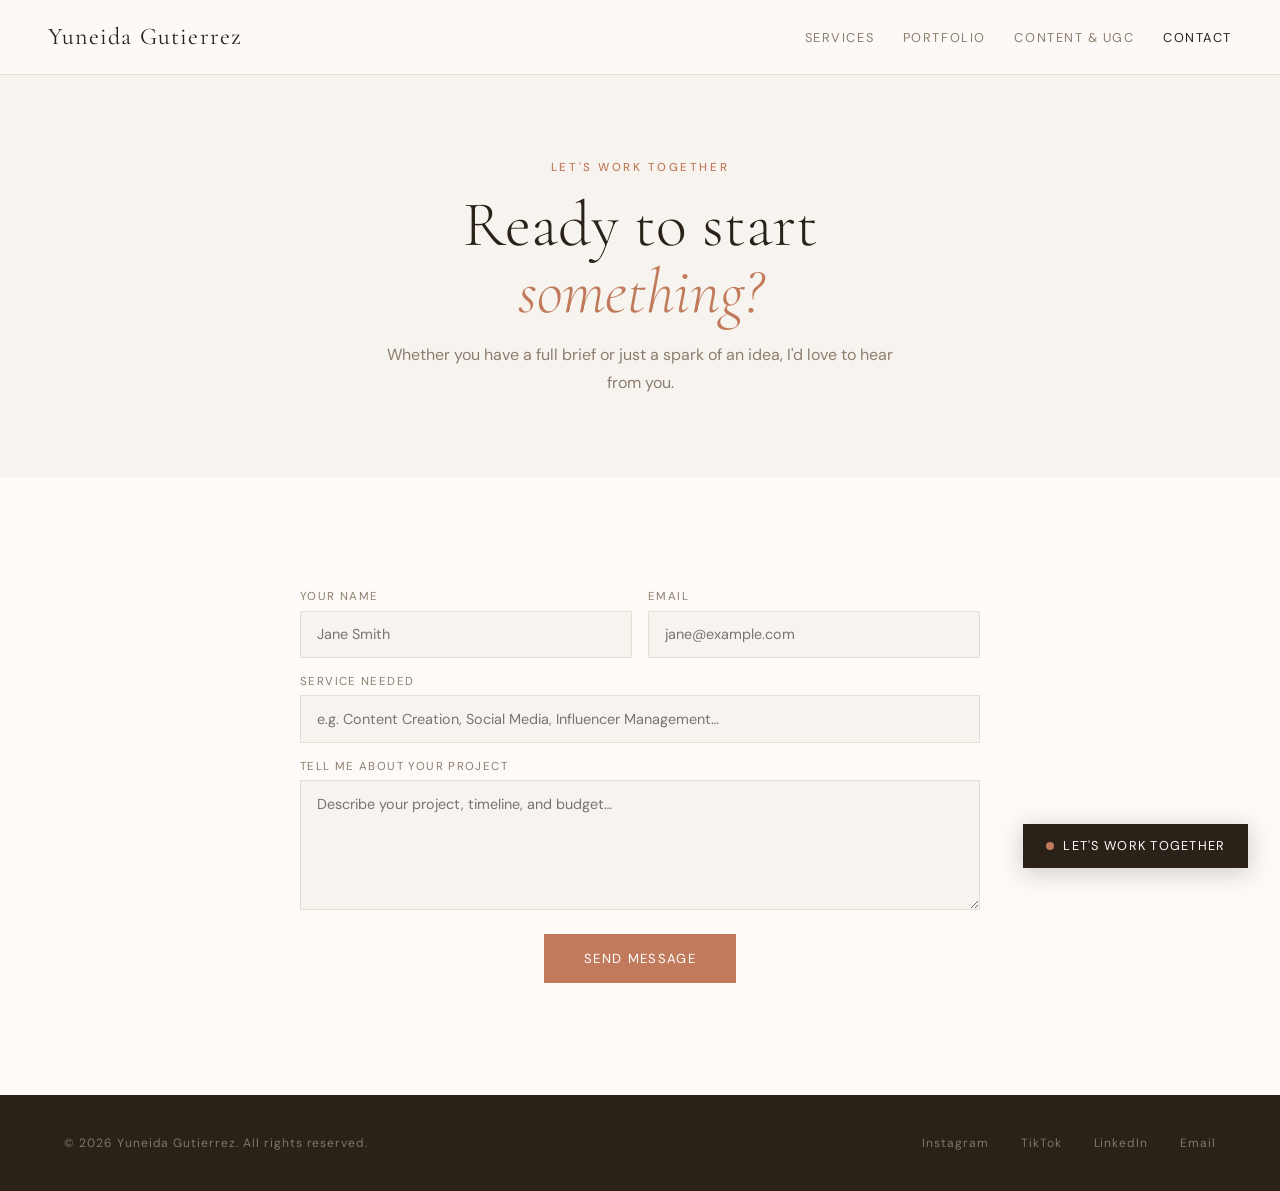
<file: contact.html>
<!DOCTYPE html>
<html lang="en">
<head>
<meta charset="UTF-8" />
<meta name="viewport" content="width=device-width, initial-scale=1.0"/>
<title>Contact | Yuneida Gutierrez</title>
<link rel="stylesheet" href="styles.css" />
</head>
<body>

<nav>
  <a href="index.html" class="nav-logo">Yuneida Gutierrez</a>
  <ul class="nav-links">
    <li><a href="services.html">Services</a></li>
    <li><a href="portfolio.html">Portfolio</a></li>
    <li><a href="ugc.html">Content & UGC</a></li>
    <li><a href="contact.html" class="active">Contact</a></li>
  </ul>
</nav>

<div class="page-hero">
  <span class="section-tag">Let's Work Together</span>
  <h1>Ready to start<br><em>something?</em></h1>
  <p>Whether you have a full brief or just a spark of an idea, I'd love to hear from you.</p>
</div>

<section class="contact reveal">
  <div class="contact-inner">
    <div class="contact-form">
      <div class="form-row">
        <div class="form-group">
          <label class="form-label">Your Name</label>
          <input class="form-input" type="text" placeholder="Jane Smith" />
        </div>
        <div class="form-group">
          <label class="form-label">Email</label>
          <input class="form-input" type="email" placeholder="jane@example.com" />
        </div>
      </div>
      <div class="form-group">
        <label class="form-label">Service Needed</label>
        <input class="form-input" type="text" placeholder="e.g. Content Creation, Social Media, Influencer Management…" />
      </div>
      <div class="form-group">
        <label class="form-label">Tell me about your project</label>
        <textarea class="form-textarea" placeholder="Describe your project, timeline, and budget…"></textarea>
      </div>
      <button class="btn-submit">Send Message</button>
    </div>
  </div>
</section>

<footer>
  <span>© 2026 Yuneida Gutierrez. All rights reserved.</span>
  <div class="footer-socials">
    <a href="https://www.instagram.com/yuneidaguti/" target="_blank">Instagram</a>
    <a href="https://www.tiktok.com/@yuneidaguti" target="_blank">TikTok</a>
    <a href="https://www.linkedin.com/in/yuneidagutierrez/" target="_blank">LinkedIn</a>
    <a href="mailto:yuneida.guti@gmail.com">Email</a>
  </div>
</footer>

<script>
  const reveals = document.querySelectorAll('.reveal');
  const observer = new IntersectionObserver((entries) => {
    entries.forEach(e => { if (e.isIntersecting) e.target.classList.add('visible'); });
  }, { threshold: 0.1 });
  reveals.forEach(r => observer.observe(r));
</script>
<script src="chat-widget.js"></script>
</body>
</html>
</file>
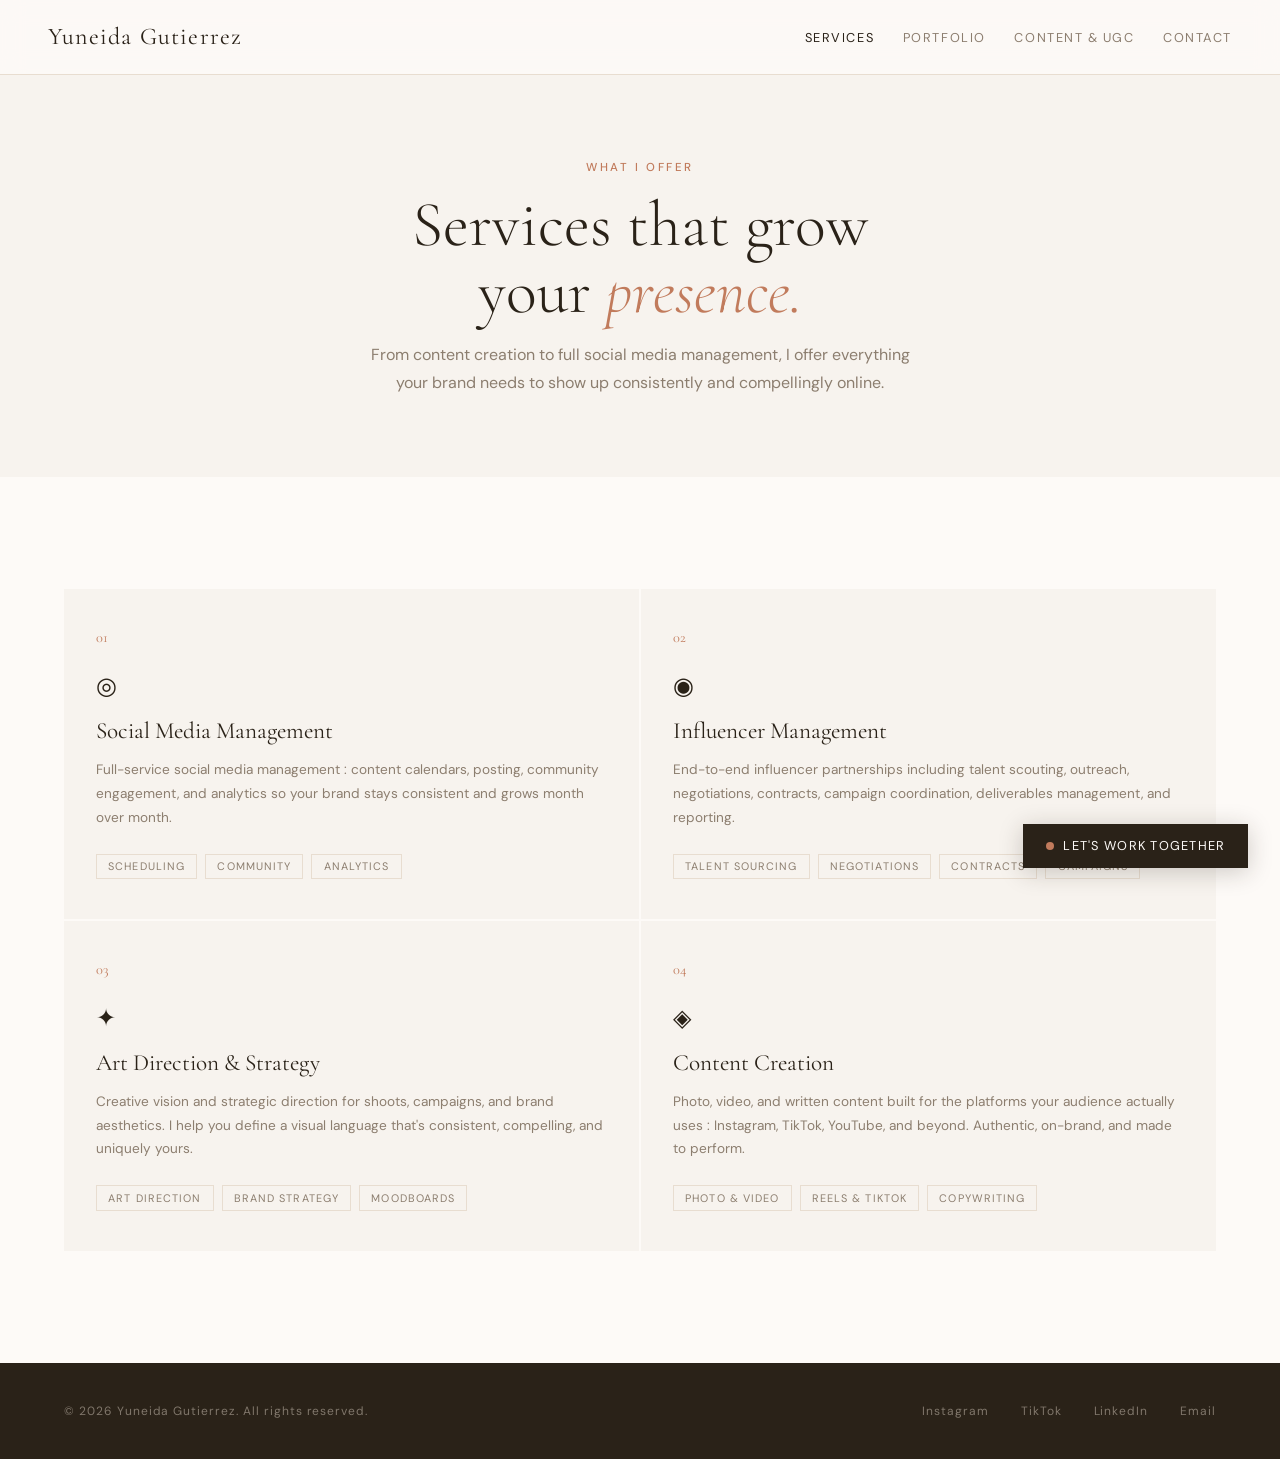
<file: services.html>
<!DOCTYPE html>
<html lang="en">
<head>
<meta charset="UTF-8" />
<meta name="viewport" content="width=device-width, initial-scale=1.0"/>
<title>Services | Yuneida Gutierrez</title>
<link rel="stylesheet" href="styles.css" />
</head>
<body>

<nav>
  <a href="index.html" class="nav-logo">Yuneida Gutierrez</a>
  <ul class="nav-links">
    <li><a href="services.html" class="active">Services</a></li>
    <li><a href="portfolio.html">Portfolio</a></li>
    <li><a href="ugc.html">Content & UGC</a></li>
    <li><a href="contact.html">Contact</a></li>
  </ul>
</nav>

<div class="page-hero">
  <span class="section-tag">What I Offer</span>
  <h1>Services that grow<br>your <em>presence.</em></h1>
  <p>From content creation to full social media management, I offer everything your brand needs to show up consistently and compellingly online.</p>
</div>

<section class="services reveal">
  <div class="services-grid" style="grid-template-columns: repeat(2,1fr);">
    <div class="service-card">
      <div class="service-num">01</div>
      <div class="service-icon">◎</div>
      <div class="service-title">Social Media Management</div>
      <p class="service-desc">Full-service social media management : content calendars, posting, community engagement, and analytics so your brand stays consistent and grows month over month.</p>
      <div class="service-tags">
        <span class="service-tag">Scheduling</span>
        <span class="service-tag">Community</span>
        <span class="service-tag">Analytics</span>
      </div>
    </div>
    <div class="service-card">
      <div class="service-num">02</div>
      <div class="service-icon">◉</div>
      <div class="service-title">Influencer Management</div>
      <p class="service-desc">End-to-end influencer partnerships including talent scouting, outreach, negotiations, contracts, campaign coordination, deliverables management, and reporting.</p>
      <div class="service-tags">
        <span class="service-tag">Talent Sourcing</span>
        <span class="service-tag">Negotiations</span>
        <span class="service-tag">Contracts</span>
        <span class="service-tag">Campaigns</span>
      </div>
    </div>
    <div class="service-card">
      <div class="service-num">03</div>
      <div class="service-icon">✦</div>
      <div class="service-title">Art Direction & Strategy</div>
      <p class="service-desc">Creative vision and strategic direction for shoots, campaigns, and brand aesthetics. I help you define a visual language that's consistent, compelling, and uniquely yours.</p>
      <div class="service-tags">
        <span class="service-tag">Art Direction</span>
        <span class="service-tag">Brand Strategy</span>
        <span class="service-tag">Moodboards</span>
      </div>
    </div>
    <div class="service-card">
      <div class="service-num">04</div>
      <div class="service-icon">◈</div>
      <div class="service-title">Content Creation</div>
      <p class="service-desc">Photo, video, and written content built for the platforms your audience actually uses : Instagram, TikTok, YouTube, and beyond. Authentic, on-brand, and made to perform.</p>
      <div class="service-tags">
        <span class="service-tag">Photo & Video</span>
        <span class="service-tag">Reels & TikTok</span>
        <span class="service-tag">Copywriting</span>
      </div>
    </div>
  </div>
</section>


<footer>
  <span>© 2026 Yuneida Gutierrez. All rights reserved.</span>
  <div class="footer-socials">
    <a href="https://www.instagram.com/yuneidaguti/" target="_blank">Instagram</a>
    <a href="https://www.tiktok.com/@yuneidaguti" target="_blank">TikTok</a>
    <a href="https://www.linkedin.com/in/yuneidagutierrez/" target="_blank">LinkedIn</a>
    <a href="mailto:yuneida.guti@gmail.com">Email</a>
  </div>
</footer>

<script>
  const reveals = document.querySelectorAll('.reveal');
  const observer = new IntersectionObserver((entries) => {
    entries.forEach(e => { if (e.isIntersecting) e.target.classList.add('visible'); });
  }, { threshold: 0.1 });
  reveals.forEach(r => observer.observe(r));
</script>
<script src="chat-widget.js"></script>
</body>
</html>
</file>
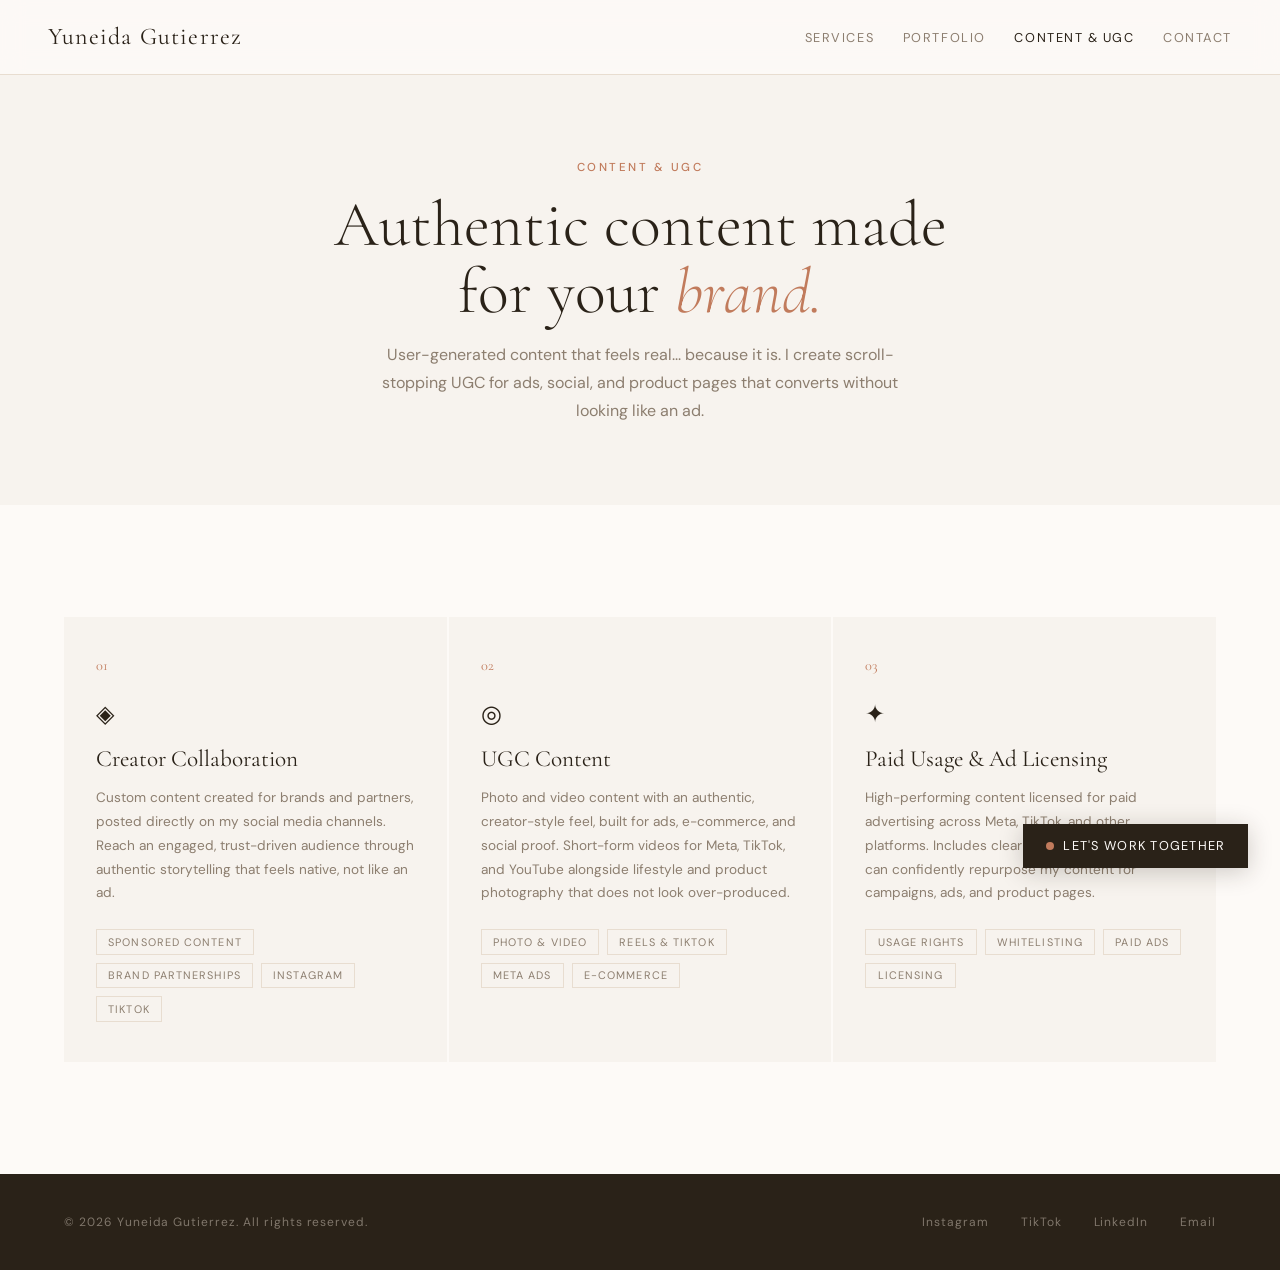
<file: ugc.html>
<!DOCTYPE html>
<html lang="en">
<head>
<meta charset="UTF-8" />
<meta name="viewport" content="width=device-width, initial-scale=1.0"/>
<title>Content & UGC | Yuneida Gutierrez</title>
<link rel="stylesheet" href="styles.css" />
</head>
<body>

<nav>
  <a href="index.html" class="nav-logo">Yuneida Gutierrez</a>
  <ul class="nav-links">
    <li><a href="services.html">Services</a></li>
    <li><a href="portfolio.html">Portfolio</a></li>
    <li><a href="ugc.html" class="active">Content & UGC</a></li>
    <li><a href="contact.html">Contact</a></li>
  </ul>
</nav>

<div class="page-hero">
  <span class="section-tag">Content & UGC</span>
  <h1>Authentic content made<br>for your <em>brand.</em></h1>
  <p>User-generated content that feels real... because it is. I create scroll-stopping UGC for ads, social, and product pages that converts without looking like an ad.</p>
</div>

<section class="services reveal">
  <div class="services-grid" style="grid-template-columns: repeat(3,1fr);">
    <div class="service-card">
      <div class="service-num">01</div>
      <div class="service-icon">◈</div>
      <div class="service-title">Creator Collaboration</div>
      <p class="service-desc">Custom content created for brands and partners, posted directly on my social media channels. Reach an engaged, trust-driven audience through authentic storytelling that feels native, not like an ad.</p>
      <div class="service-tags">
        <span class="service-tag">Sponsored Content</span>
        <span class="service-tag">Brand Partnerships</span>
        <span class="service-tag">Instagram</span>
        <span class="service-tag">TikTok</span>
      </div>
    </div>
    <div class="service-card">
      <div class="service-num">02</div>
      <div class="service-icon">◎</div>
      <div class="service-title">UGC Content</div>
      <p class="service-desc">Photo and video content with an authentic, creator-style feel, built for ads, e-commerce, and social proof. Short-form videos for Meta, TikTok, and YouTube alongside lifestyle and product photography that does not look over-produced.</p>
      <div class="service-tags">
        <span class="service-tag">Photo & Video</span>
        <span class="service-tag">Reels & TikTok</span>
        <span class="service-tag">Meta Ads</span>
        <span class="service-tag">E-commerce</span>
      </div>
    </div>
    <div class="service-card">
      <div class="service-num">03</div>
      <div class="service-icon">✦</div>
      <div class="service-title">Paid Usage & Ad Licensing</div>
      <p class="service-desc">High-performing content licensed for paid advertising across Meta, TikTok, and other platforms. Includes clear usage terms so brands can confidently repurpose my content for campaigns, ads, and product pages.</p>
      <div class="service-tags">
        <span class="service-tag">Usage Rights</span>
        <span class="service-tag">Whitelisting</span>
        <span class="service-tag">Paid Ads</span>
        <span class="service-tag">Licensing</span>
      </div>
    </div>
  </div>
</section>


<footer>
  <span>© 2026 Yuneida Gutierrez. All rights reserved.</span>
  <div class="footer-socials">
    <a href="https://www.instagram.com/yuneidaguti/" target="_blank">Instagram</a>
    <a href="https://www.tiktok.com/@yuneidaguti" target="_blank">TikTok</a>
    <a href="https://www.linkedin.com/in/yuneidagutierrez/" target="_blank">LinkedIn</a>
    <a href="mailto:yuneida.guti@gmail.com">Email</a>
  </div>
</footer>

<script>
  const reveals = document.querySelectorAll('.reveal');
  const observer = new IntersectionObserver((entries) => {
    entries.forEach(e => { if (e.isIntersecting) e.target.classList.add('visible'); });
  }, { threshold: 0.1 });
  reveals.forEach(r => observer.observe(r));
</script>
<script src="chat-widget.js"></script>
</body>
</html>
</file>
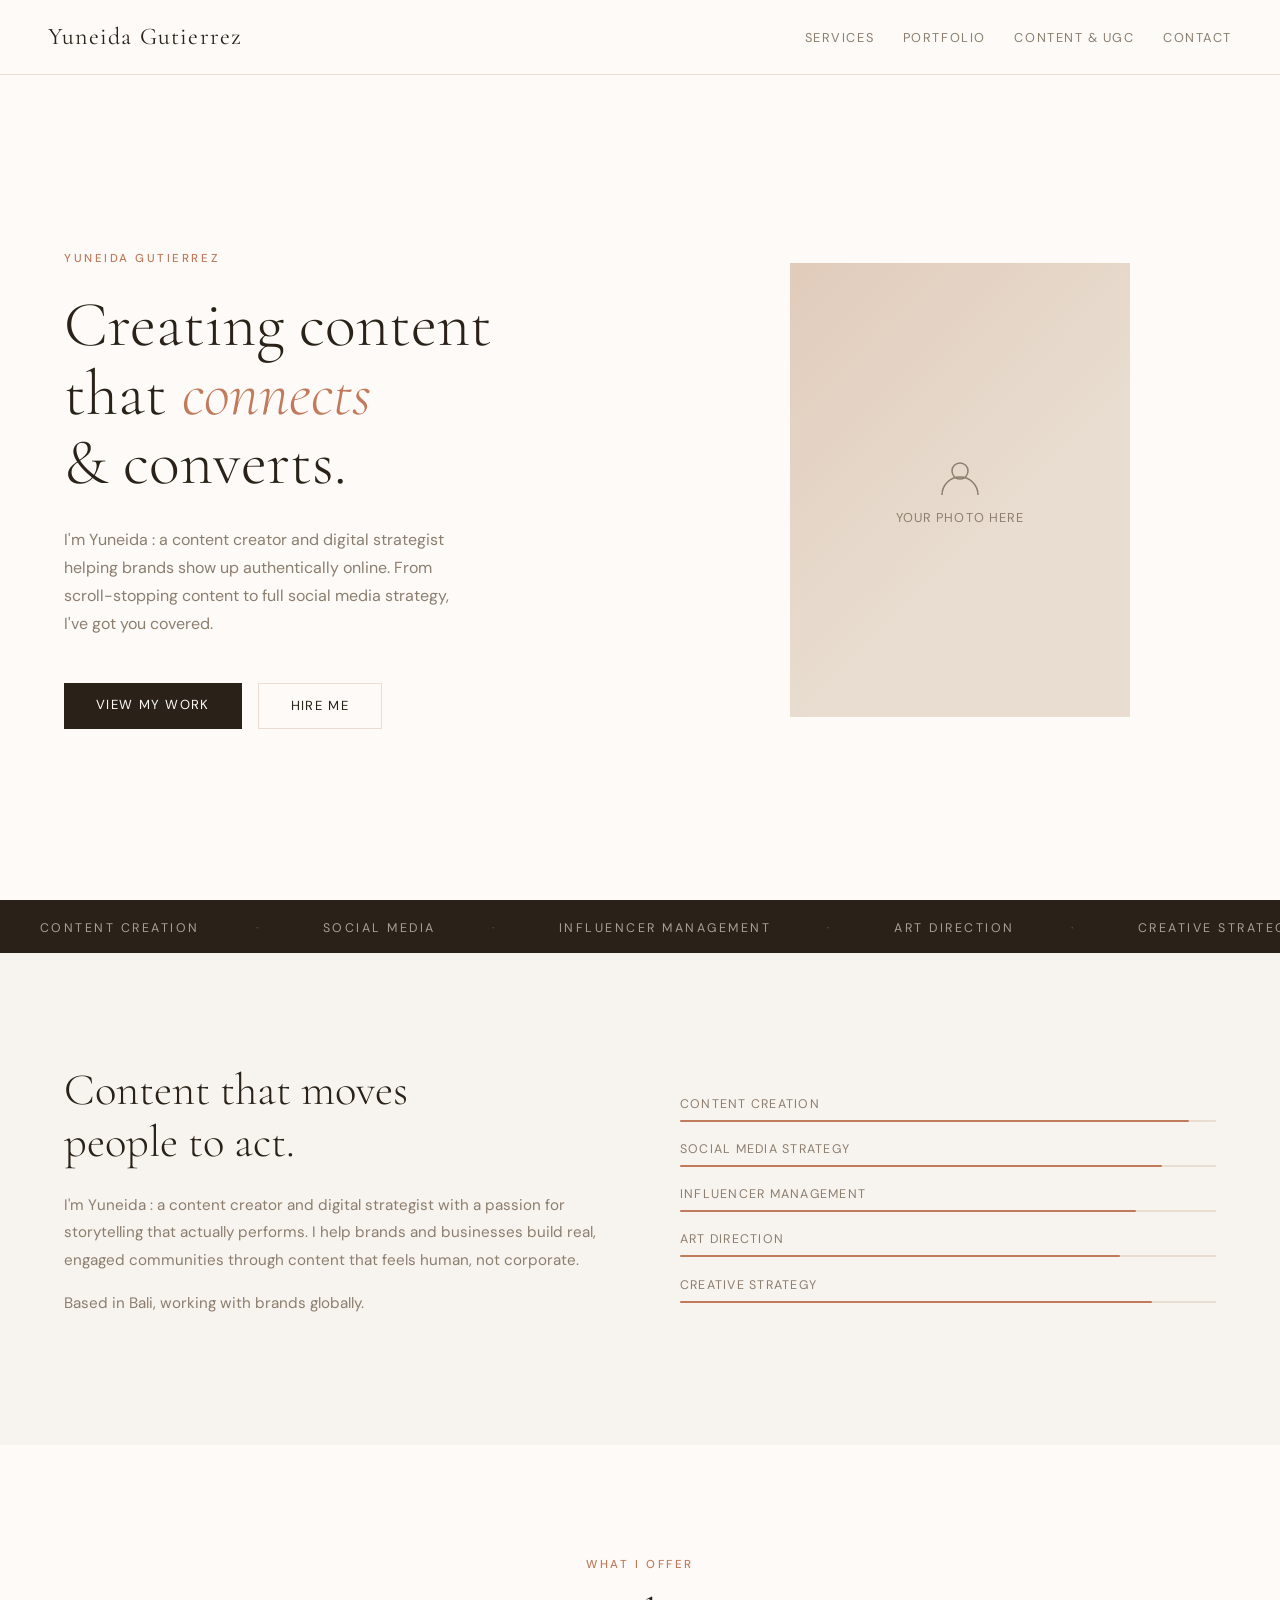
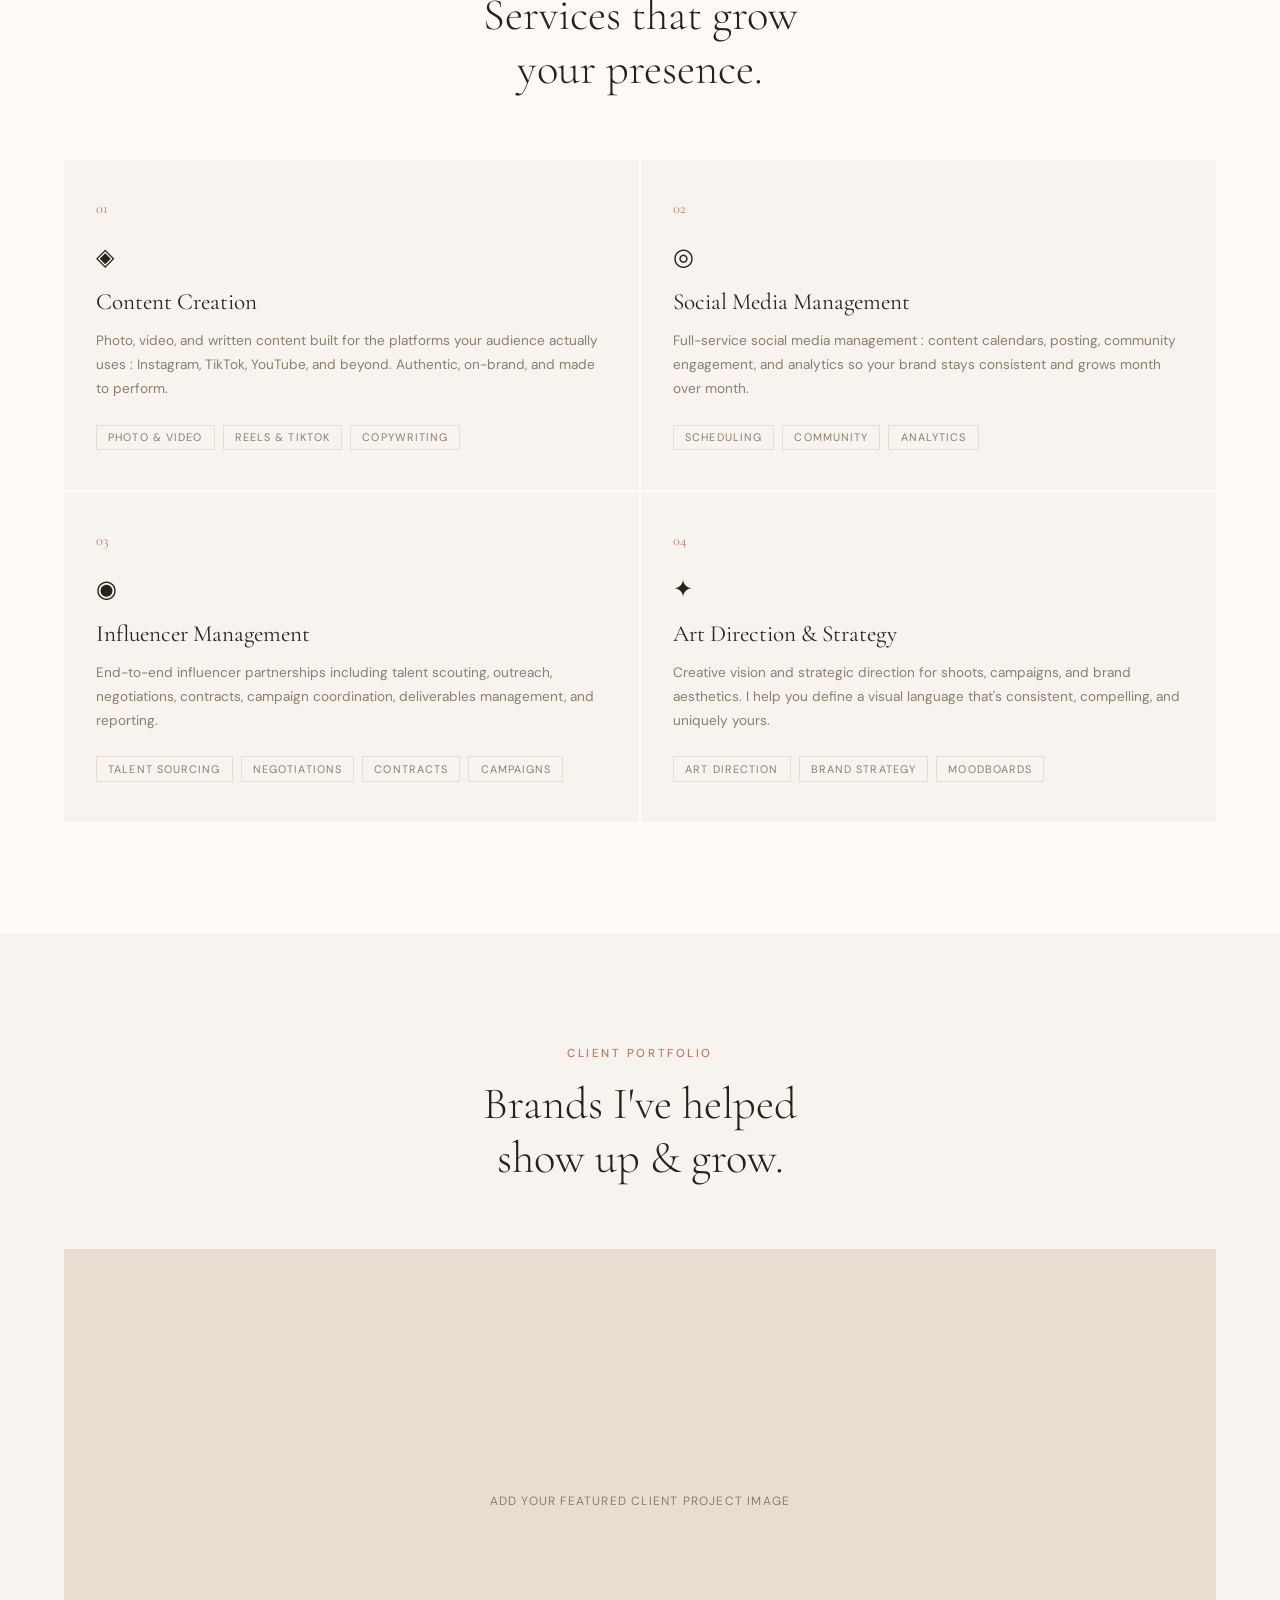
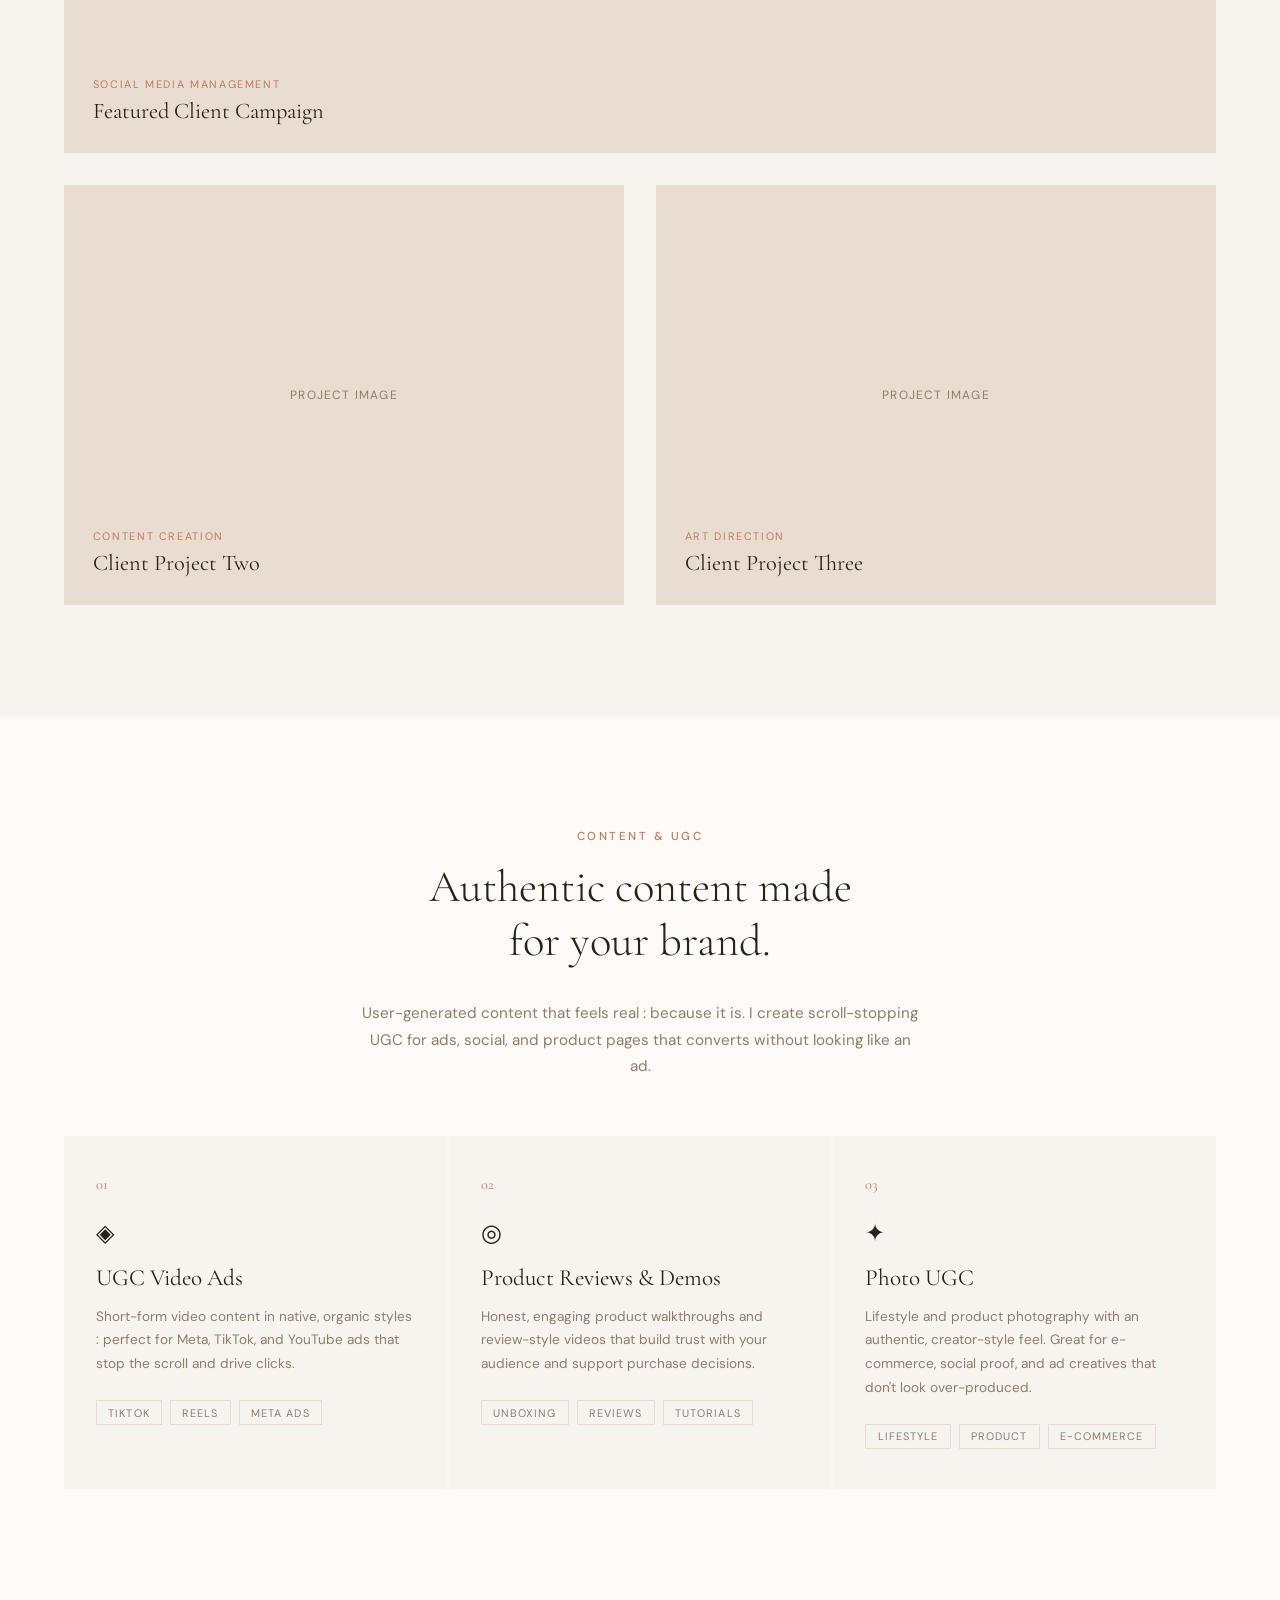
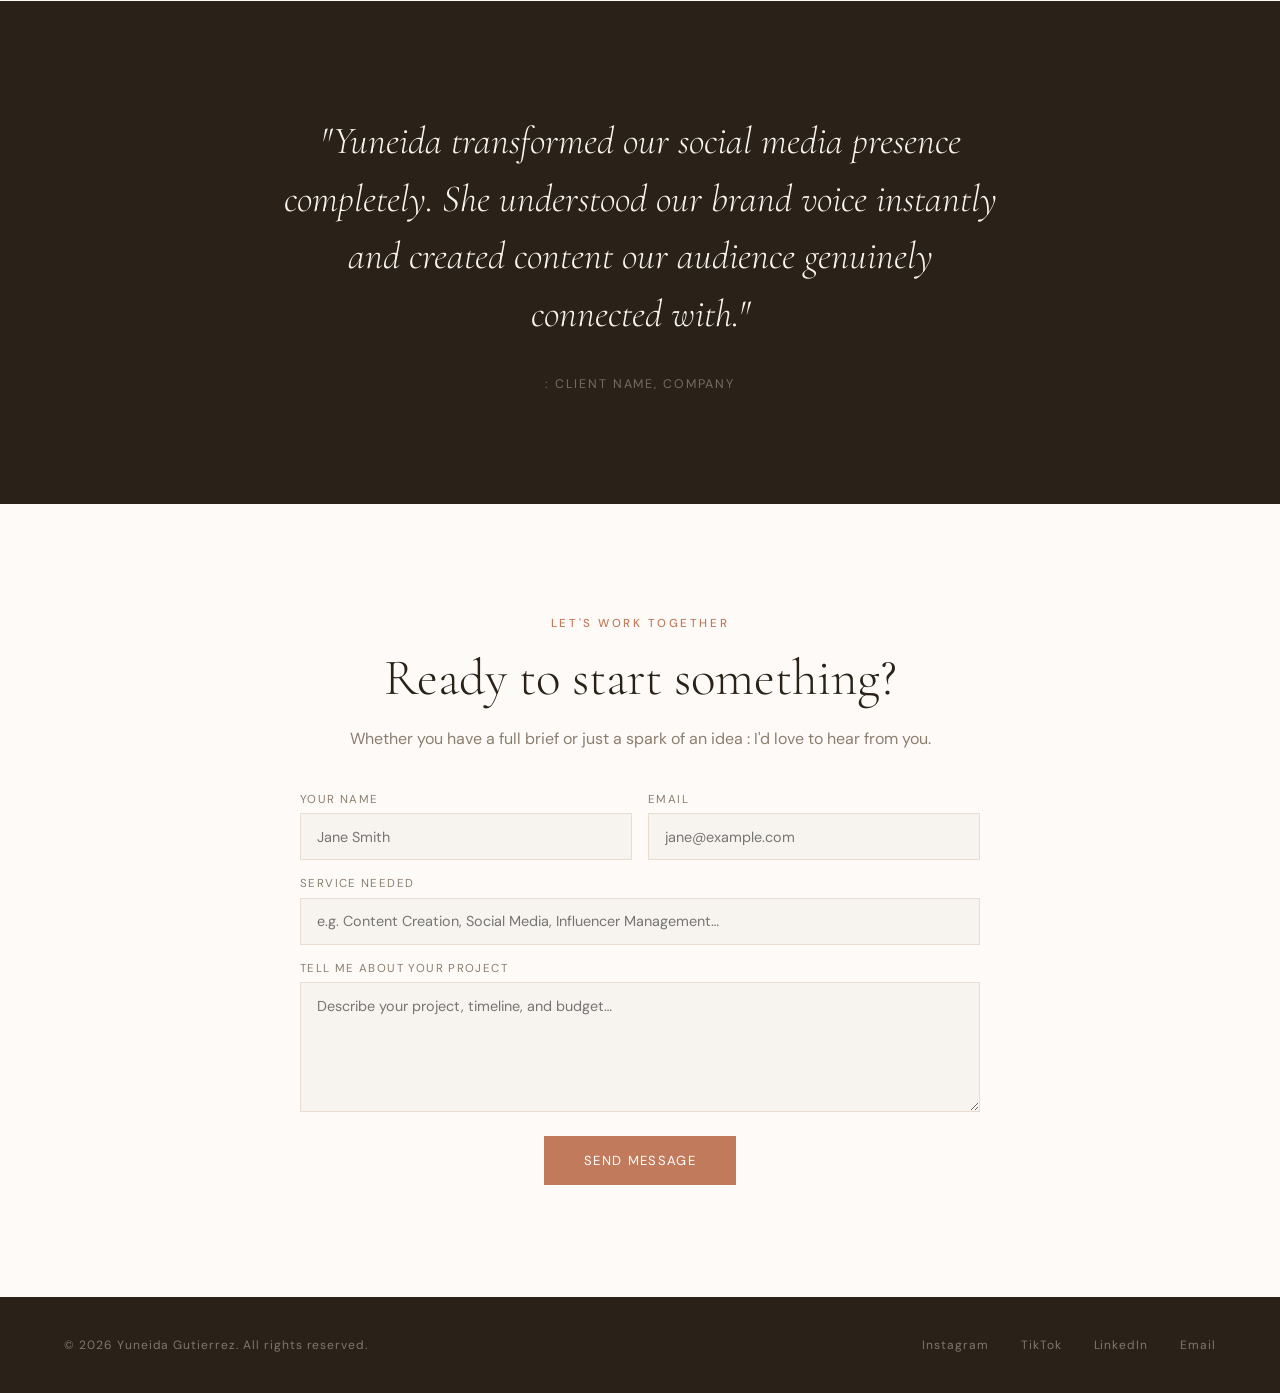
<file: yuneida-portfolio (2).html>
<!DOCTYPE html>
<html lang="en">
<head>
<meta charset="UTF-8" />
<meta name="viewport" content="width=device-width, initial-scale=1.0"/>
<title>Yuneida : Content Creator & Digital Strategist</title>
<style>
  @import url('https://fonts.googleapis.com/css2?family=Cormorant+Garamond:ital,wght@0,300;0,400;0,500;1,300;1,400&family=DM+Sans:wght@300;400;500&display=swap');

  *, *::before, *::after { box-sizing: border-box; margin: 0; padding: 0; }

  :root {
    --cream: #F7F3EE;
    --warm-white: #FDFAF7;
    --sand: #E8DDD0;
    --terracotta: #C17B5C;
    --dark: #2A2218;
    --muted: #8C7E6F;
    --accent: #B85C38;
  }

  html { scroll-behavior: smooth; }

  body {
    font-family: 'DM Sans', sans-serif;
    background: var(--warm-white);
    color: var(--dark);
    overflow-x: hidden;
  }

  /* NAV */
  nav {
    position: fixed; top: 0; left: 0; right: 0; z-index: 100;
    display: flex; justify-content: space-between; align-items: center;
    padding: 1.4rem 3rem;
    background: rgba(253,250,247,0.88);
    backdrop-filter: blur(12px);
    border-bottom: 1px solid var(--sand);
  }
  .nav-logo {
    font-family: 'Cormorant Garamond', serif;
    font-size: 1.5rem; font-weight: 400; letter-spacing: 0.05em;
    color: var(--dark); text-decoration: none;
  }
  .nav-links { display: flex; gap: 1.8rem; list-style: none; }
  .nav-links a {
    font-size: 0.8rem; font-weight: 400; letter-spacing: 0.12em;
    text-transform: uppercase; color: var(--muted); text-decoration: none;
    transition: color 0.2s;
  }
  .nav-links a:hover { color: var(--dark); }

  /* HERO */
  .hero {
    min-height: 100vh;
    display: grid; grid-template-columns: 1fr 1fr;
    padding-top: 80px;
    position: relative; overflow: hidden;
  }
  .hero-left {
    display: flex; flex-direction: column; justify-content: center;
    padding: 5rem 3rem 5rem 4rem;
    animation: fadeUp 1s ease both;
  }
  .hero-tag {
    font-size: 0.72rem; letter-spacing: 0.22em; text-transform: uppercase;
    color: var(--terracotta); margin-bottom: 1.5rem; font-weight: 500;
  }
  h1 {
    font-family: 'Cormorant Garamond', serif;
    font-size: clamp(3rem, 5vw, 5rem);
    font-weight: 300; line-height: 1.08;
    color: var(--dark); margin-bottom: 1.8rem;
  }
  h1 em { font-style: italic; color: var(--terracotta); }
  .hero-desc {
    font-size: 1rem; line-height: 1.75; color: var(--muted);
    max-width: 400px; margin-bottom: 2.8rem;
  }
  .btn-group { display: flex; gap: 1rem; flex-wrap: wrap; }
  .btn-primary {
    background: var(--dark); color: var(--warm-white);
    padding: 0.85rem 2rem; border: none; cursor: pointer;
    font-family: 'DM Sans', sans-serif; font-size: 0.82rem;
    letter-spacing: 0.1em; text-transform: uppercase;
    text-decoration: none; display: inline-block;
    transition: background 0.2s, transform 0.2s;
  }
  .btn-primary:hover { background: var(--accent); transform: translateY(-2px); }
  .btn-outline {
    background: transparent; color: var(--dark);
    padding: 0.85rem 2rem; border: 1.5px solid var(--sand); cursor: pointer;
    font-family: 'DM Sans', sans-serif; font-size: 0.82rem;
    letter-spacing: 0.1em; text-transform: uppercase;
    text-decoration: none; display: inline-block;
    transition: border-color 0.2s, color 0.2s;
  }
  .btn-outline:hover { border-color: var(--dark); }

  .hero-right {
    display: flex; align-items: center; justify-content: center;
    padding: 5rem 3rem; position: relative;
    animation: fadeIn 1.2s ease both 0.2s;
  }
  .hero-img-frame {
    width: min(340px, 90%); aspect-ratio: 3/4;
    background: var(--sand);
    position: relative; overflow: hidden;
  }
  .hero-img-frame::before {
    content: '';
    position: absolute; inset: 0;
    background: linear-gradient(135deg, rgba(193,123,92,0.18) 0%, transparent 60%);
  }
  .hero-img-placeholder {
    width: 100%; height: 100%;
    display: flex; flex-direction: column; align-items: center; justify-content: center;
    gap: 0.5rem; color: var(--muted); font-size: 0.8rem; letter-spacing: 0.08em;
    text-transform: uppercase;
  }
  .hero-float-tag {
    position: absolute; bottom: 6rem; left: 1.5rem;
    background: var(--warm-white); border: 1px solid var(--sand);
    padding: 0.8rem 1.2rem;
    font-size: 0.75rem; color: var(--muted); letter-spacing: 0.06em;
  }
  .hero-float-tag strong { display: block; color: var(--dark); font-size: 1rem; font-family: 'Cormorant Garamond', serif; }

  /* MARQUEE */
  .marquee-wrap {
    background: var(--dark); color: var(--cream);
    padding: 1rem 0; overflow: hidden; white-space: nowrap;
  }
  .marquee-inner {
    display: inline-block; animation: marquee 22s linear infinite;
    font-size: 0.78rem; letter-spacing: 0.2em; text-transform: uppercase;
  }
  .marquee-inner span { margin: 0 2.5rem; opacity: 0.6; }
  .marquee-inner span.dot { opacity: 0.25; margin: 0 1rem; }

  /* ABOUT */
  .about {
    display: grid; grid-template-columns: 1fr 1fr;
    gap: 5rem; padding: 7rem 4rem;
    align-items: center;
    background: var(--cream);
  }
  .about-text h2 {
    font-family: 'Cormorant Garamond', serif;
    font-size: clamp(2.2rem, 3.5vw, 3.2rem); font-weight: 300;
    line-height: 1.15; margin-bottom: 1.5rem;
  }
  .about-text p { color: var(--muted); line-height: 1.8; margin-bottom: 1rem; font-size: 0.95rem; }
  .stats { display: flex; gap: 3rem; margin-top: 2.5rem; }
  .stat-num {
    font-family: 'Cormorant Garamond', serif;
    font-size: 3rem; font-weight: 300; color: var(--terracotta); line-height: 1;
  }
  .stat-label { font-size: 0.72rem; letter-spacing: 0.12em; text-transform: uppercase; color: var(--muted); margin-top: 0.3rem; }
  .about-skills { display: flex; flex-direction: column; gap: 1.2rem; }
  .skill-item { display: flex; flex-direction: column; gap: 0.5rem; }
  .skill-name { font-size: 0.78rem; letter-spacing: 0.1em; text-transform: uppercase; color: var(--muted); }
  .skill-bar { height: 2px; background: var(--sand); border-radius: 2px; }
  .skill-fill { height: 100%; background: var(--terracotta); border-radius: 2px; transition: width 1.2s ease; }

  /* SERVICES */
  .services { padding: 7rem 4rem; background: var(--warm-white); }
  .section-header { text-align: center; margin-bottom: 4rem; }
  .section-tag {
    font-size: 0.72rem; letter-spacing: 0.22em; text-transform: uppercase;
    color: var(--terracotta); margin-bottom: 1rem; font-weight: 500; display: block;
  }
  .section-header h2 {
    font-family: 'Cormorant Garamond', serif;
    font-size: clamp(2rem, 3.5vw, 3rem); font-weight: 300;
  }
  .services-grid { display: grid; grid-template-columns: repeat(3, 1fr); gap: 2px; }
  .service-card {
    background: var(--cream); padding: 2.5rem 2rem;
    transition: background 0.28s, transform 0.28s, color 0.28s;
    cursor: default;
  }
  .service-card:hover { background: var(--dark); color: var(--cream); transform: translateY(-5px); }
  .service-card:hover .service-desc,
  .service-card:hover .service-num { color: rgba(253,250,247,0.5); }
  .service-card:hover .service-tag { border-color: rgba(255,255,255,0.2); color: rgba(255,255,255,0.5); }
  .service-num {
    font-family: 'Cormorant Garamond', serif; font-size: 0.9rem;
    color: var(--terracotta); margin-bottom: 1.5rem; transition: color 0.28s;
  }
  .service-icon { font-size: 1.5rem; margin-bottom: 1rem; }
  .service-title {
    font-family: 'Cormorant Garamond', serif; font-size: 1.45rem;
    font-weight: 400; margin-bottom: 0.8rem;
  }
  .service-desc {
    font-size: 0.85rem; line-height: 1.75; color: var(--muted); transition: color 0.28s;
  }
  .service-tags { display: flex; flex-wrap: wrap; gap: 0.5rem; margin-top: 1.5rem; }
  .service-tag {
    font-size: 0.68rem; letter-spacing: 0.1em; text-transform: uppercase;
    padding: 0.3rem 0.7rem; border: 1px solid var(--sand);
    color: var(--muted); transition: border-color 0.28s, color 0.28s;
  }

  /* WORK */
  .work { padding: 7rem 4rem; background: var(--cream); }
  .work-grid { display: grid; grid-template-columns: 1fr 1fr; gap: 2rem; margin-top: 4rem; }
  .work-card {
    position: relative; overflow: hidden; cursor: pointer;
    background: var(--sand); aspect-ratio: 4/3;
    display: flex; flex-direction: column; justify-content: flex-end;
    padding: 1.8rem; transition: transform 0.3s;
  }
  .work-card:hover { transform: scale(1.01); }
  .work-card:hover .work-overlay { opacity: 1; }
  .work-overlay {
    position: absolute; inset: 0;
    background: rgba(42,34,24,0.65);
    opacity: 0; transition: opacity 0.3s;
    display: flex; align-items: center; justify-content: center;
  }
  .work-overlay-text {
    color: var(--cream); font-size: 0.75rem; letter-spacing: 0.18em;
    text-transform: uppercase; border: 1px solid rgba(255,255,255,0.4);
    padding: 0.7rem 1.5rem;
  }
  .work-label { position: relative; z-index: 2; }
  .work-category { font-size: 0.68rem; letter-spacing: 0.15em; text-transform: uppercase; color: var(--terracotta); margin-bottom: 0.4rem; }
  .work-title { font-family: 'Cormorant Garamond', serif; font-size: 1.4rem; color: var(--dark); }
  .work-card.featured { grid-column: span 2; aspect-ratio: 16/7; }
  .work-placeholder {
    position: absolute; inset: 0;
    display: flex; align-items: center; justify-content: center;
    font-size: 0.75rem; letter-spacing: 0.1em; color: var(--muted); text-transform: uppercase;
  }

  /* TESTIMONIAL */
  .testimonial {
    padding: 7rem 4rem; background: var(--dark); text-align: center;
  }
  .quote {
    font-family: 'Cormorant Garamond', serif;
    font-size: clamp(1.6rem, 3vw, 2.5rem); font-weight: 300;
    color: var(--cream); line-height: 1.5; max-width: 720px;
    margin: 0 auto; font-style: italic;
  }
  .quote-author { margin-top: 2rem; font-size: 0.78rem; letter-spacing: 0.15em; text-transform: uppercase; color: rgba(232,221,208,0.4); }

  /* CONTACT */
  .contact { padding: 7rem 4rem; background: var(--warm-white); }
  .contact-inner { max-width: 680px; margin: 0 auto; text-align: center; }
  .contact-inner h2 {
    font-family: 'Cormorant Garamond', serif;
    font-size: clamp(2.5rem, 4vw, 4rem); font-weight: 300; margin-bottom: 1rem;
  }
  .contact-inner > p { color: var(--muted); margin-bottom: 2.5rem; line-height: 1.7; }
  .contact-form { display: flex; flex-direction: column; gap: 1rem; text-align: left; }
  .form-row { display: grid; grid-template-columns: 1fr 1fr; gap: 1rem; }
  .form-group { display: flex; flex-direction: column; gap: 0.4rem; }
  .form-label { font-size: 0.72rem; letter-spacing: 0.12em; text-transform: uppercase; color: var(--muted); }
  .form-input, .form-textarea {
    background: var(--cream); border: 1.5px solid var(--sand);
    padding: 0.85rem 1rem; font-family: 'DM Sans', sans-serif;
    font-size: 0.9rem; color: var(--dark); outline: none;
    transition: border-color 0.2s; width: 100%;
  }
  .form-input:focus, .form-textarea:focus { border-color: var(--terracotta); }
  .form-textarea { min-height: 130px; resize: vertical; }
  .btn-submit {
    background: var(--terracotta); color: white;
    padding: 1rem 2.5rem; border: none; cursor: pointer;
    font-family: 'DM Sans', sans-serif; font-size: 0.82rem;
    letter-spacing: 0.1em; text-transform: uppercase;
    align-self: center; transition: background 0.2s, transform 0.2s;
    margin-top: 0.5rem;
  }
  .btn-submit:hover { background: var(--accent); transform: translateY(-2px); }

  /* FOOTER */
  footer {
    background: var(--dark); color: rgba(232,221,208,0.45);
    padding: 2.5rem 4rem;
    display: flex; justify-content: space-between; align-items: center;
    font-size: 0.75rem; letter-spacing: 0.08em;
  }
  footer a { color: rgba(232,221,208,0.45); text-decoration: none; transition: color 0.2s; }
  footer a:hover { color: var(--cream); }
  .footer-socials { display: flex; gap: 2rem; }

  /* ANIMATIONS */
  @keyframes fadeUp {
    from { opacity: 0; transform: translateY(30px); }
    to { opacity: 1; transform: translateY(0); }
  }
  @keyframes fadeIn {
    from { opacity: 0; } to { opacity: 1; }
  }
  @keyframes marquee {
    from { transform: translateX(0); } to { transform: translateX(-50%); }
  }

  .reveal { opacity: 0; transform: translateY(24px); transition: opacity 0.7s ease, transform 0.7s ease; }
  .reveal.visible { opacity: 1; transform: translateY(0); }

  @media (max-width: 768px) {
    nav { padding: 1rem 1.5rem; }
    .nav-links { gap: 1.2rem; }
    .hero { grid-template-columns: 1fr; min-height: auto; padding-top: 70px; }
    .hero-right { display: none; }
    .hero-left { padding: 3rem 1.5rem; }
    .about { grid-template-columns: 1fr; gap: 2.5rem; padding: 4rem 1.5rem; }
    .services { padding: 4rem 1.5rem; }
    .services-grid { grid-template-columns: 1fr; }
    .work { padding: 4rem 1.5rem; }
    .work-grid { grid-template-columns: 1fr; }
    .work-card.featured { grid-column: span 1; aspect-ratio: 4/3; }
    .contact { padding: 4rem 1.5rem; }
    .form-row { grid-template-columns: 1fr; }
    footer { flex-direction: column; gap: 1rem; text-align: center; padding: 2rem 1.5rem; }
  }
</style>
</head>
<body>

<!-- NAV -->
<nav>
  <a href="#" class="nav-logo">Yuneida Gutierrez</a>
  <ul class="nav-links">
    <li><a href="#services">Services</a></li>
    <li><a href="#client-portfolio">Portfolio</a></li>
    <li><a href="#ugc-services">Content & UGC</a></li>
    <li><a href="#contact">Contact</a></li>
  </ul>
</nav>

<!-- HERO -->
<section class="hero">
  <div class="hero-left">
    <p class="hero-tag">Yuneida Gutierrez</p>
    <h1>Creating content<br>that <em>connects</em><br>&amp; converts.</h1>
    <p class="hero-desc">I'm Yuneida : a content creator and digital strategist helping brands show up authentically online. From scroll-stopping content to full social media strategy, I've got you covered.</p>
    <div class="btn-group">
      <a href="#work" class="btn-primary">View My Work</a>
      <a href="#contact" class="btn-outline">Hire Me</a>
    </div>
  </div>
  <div class="hero-right">
    <div class="hero-img-frame">
      <div class="hero-img-placeholder">
        <!-- Replace this div with an <img> tag pointing to your photo -->
        <svg width="48" height="48" viewBox="0 0 48 48" fill="none" xmlns="http://www.w3.org/2000/svg">
          <circle cx="24" cy="18" r="8" stroke="#8C7E6F" stroke-width="1.5"/>
          <path d="M6 42c0-9.941 8.059-18 18-18s18 8.059 18 18" stroke="#8C7E6F" stroke-width="1.5"/>
        </svg>
        <span>Your Photo Here</span>
      </div>
    </div>

  </div>
</section>

<!-- MARQUEE -->
<div class="marquee-wrap">
  <div class="marquee-inner">
    <span>Content Creation</span><span class="dot">·</span>
    <span>Social Media</span><span class="dot">·</span>
    <span>Influencer Management</span><span class="dot">·</span>
    <span>Art Direction</span><span class="dot">·</span>
    <span>Creative Strategy</span><span class="dot">·</span>
    <span>Brand Storytelling</span><span class="dot">·</span>
    <span>Content Creation</span><span class="dot">·</span>
    <span>Social Media</span><span class="dot">·</span>
    <span>Influencer Management</span><span class="dot">·</span>
    <span>Art Direction</span><span class="dot">·</span>
    <span>Creative Strategy</span><span class="dot">·</span>
    <span>Brand Storytelling</span><span class="dot">·</span>
  </div>
</div>

<!-- ABOUT -->
<section class="about reveal" id="about">
  <div class="about-text">
    <h2>Content that moves<br>people to act.</h2>
    <p>I'm Yuneida : a content creator and digital strategist with a passion for storytelling that actually performs. I help brands and businesses build real, engaged communities through content that feels human, not corporate.</p>
    <p>Based in Bali, working with brands globally.</p>
  </div>
  <div class="about-skills">
    <div class="skill-item">
      <span class="skill-name">Content Creation</span>
      <div class="skill-bar"><div class="skill-fill" style="width:95%"></div></div>
    </div>
    <div class="skill-item">
      <span class="skill-name">Social Media Strategy</span>
      <div class="skill-bar"><div class="skill-fill" style="width:90%"></div></div>
    </div>
    <div class="skill-item">
      <span class="skill-name">Influencer Management</span>
      <div class="skill-bar"><div class="skill-fill" style="width:85%"></div></div>
    </div>
    <div class="skill-item">
      <span class="skill-name">Art Direction</span>
      <div class="skill-bar"><div class="skill-fill" style="width:82%"></div></div>
    </div>
    <div class="skill-item">
      <span class="skill-name">Creative Strategy</span>
      <div class="skill-bar"><div class="skill-fill" style="width:88%"></div></div>
    </div>
  </div>
</section>

<!-- SERVICES -->
<section class="services reveal" id="services">
  <div class="section-header">
    <span class="section-tag">What I Offer</span>
    <h2>Services that grow<br>your presence.</h2>
  </div>
  <div class="services-grid" style="grid-template-columns: repeat(2,1fr);">
    <div class="service-card">
      <div class="service-num">01</div>
      <div class="service-icon">◈</div>
      <div class="service-title">Content Creation</div>
      <p class="service-desc">Photo, video, and written content built for the platforms your audience actually uses : Instagram, TikTok, YouTube, and beyond. Authentic, on-brand, and made to perform.</p>
      <div class="service-tags">
        <span class="service-tag">Photo & Video</span>
        <span class="service-tag">Reels & TikTok</span>
        <span class="service-tag">Copywriting</span>
      </div>
    </div>
    <div class="service-card">
      <div class="service-num">02</div>
      <div class="service-icon">◎</div>
      <div class="service-title">Social Media Management</div>
      <p class="service-desc">Full-service social media management : content calendars, posting, community engagement, and analytics so your brand stays consistent and grows month over month.</p>
      <div class="service-tags">
        <span class="service-tag">Scheduling</span>
        <span class="service-tag">Community</span>
        <span class="service-tag">Analytics</span>
      </div>
    </div>
    <div class="service-card">
      <div class="service-num">03</div>
      <div class="service-icon">◉</div>
      <div class="service-title">Influencer Management</div>
      <p class="service-desc">End-to-end influencer partnerships including talent scouting, outreach, negotiations, contracts, campaign coordination, deliverables management, and reporting.</p>
      <div class="service-tags">
        <span class="service-tag">Talent Sourcing</span>
        <span class="service-tag">Negotiations</span>
        <span class="service-tag">Contracts</span>
        <span class="service-tag">Campaigns</span>
      </div>
    </div>
    <div class="service-card">
      <div class="service-num">04</div>
      <div class="service-icon">✦</div>
      <div class="service-title">Art Direction & Strategy</div>
      <p class="service-desc">Creative vision and strategic direction for shoots, campaigns, and brand aesthetics. I help you define a visual language that's consistent, compelling, and uniquely yours.</p>
      <div class="service-tags">
        <span class="service-tag">Art Direction</span>
        <span class="service-tag">Brand Strategy</span>
        <span class="service-tag">Moodboards</span>
      </div>
    </div>
  </div>
</section>


<!-- CLIENT PORTFOLIO -->
<section class="work reveal" id="client-portfolio">
  <div class="section-header">
    <span class="section-tag">Client Portfolio</span>
    <h2>Brands I've helped<br>show up &amp; grow.</h2>
  </div>
  <div class="work-grid">
    <div class="work-card featured">
      <div class="work-placeholder">Add Your Featured Client Project Image</div>
      <div class="work-overlay"><span class="work-overlay-text">View Project</span></div>
      <div class="work-label">
        <div class="work-category">Social Media Management</div>
        <div class="work-title">Featured Client Campaign</div>
      </div>
    </div>
    <div class="work-card">
      <div class="work-placeholder">Project Image</div>
      <div class="work-overlay"><span class="work-overlay-text">View Project</span></div>
      <div class="work-label">
        <div class="work-category">Content Creation</div>
        <div class="work-title">Client Project Two</div>
      </div>
    </div>
    <div class="work-card">
      <div class="work-placeholder">Project Image</div>
      <div class="work-overlay"><span class="work-overlay-text">View Project</span></div>
      <div class="work-label">
        <div class="work-category">Art Direction</div>
        <div class="work-title">Client Project Three</div>
      </div>
    </div>
  </div>
</section>

<!-- UGC SERVICES -->
<section class="services reveal" id="ugc-services">
  <div class="section-header">
    <span class="section-tag">Content & UGC</span>
    <h2>Authentic content made<br>for your brand.</h2>
  </div>
  <p style="text-align:center; color:var(--muted); max-width:560px; margin: -2rem auto 3.5rem; font-size:0.95rem; line-height:1.75;">
    User-generated content that feels real : because it is. I create scroll-stopping UGC for ads, social, and product pages that converts without looking like an ad.
  </p>
  <div class="services-grid" style="grid-template-columns: repeat(3,1fr);">
    <div class="service-card">
      <div class="service-num">01</div>
      <div class="service-icon">◈</div>
      <div class="service-title">UGC Video Ads</div>
      <p class="service-desc">Short-form video content in native, organic styles : perfect for Meta, TikTok, and YouTube ads that stop the scroll and drive clicks.</p>
      <div class="service-tags">
        <span class="service-tag">TikTok</span>
        <span class="service-tag">Reels</span>
        <span class="service-tag">Meta Ads</span>
      </div>
    </div>
    <div class="service-card">
      <div class="service-num">02</div>
      <div class="service-icon">◎</div>
      <div class="service-title">Product Reviews & Demos</div>
      <p class="service-desc">Honest, engaging product walkthroughs and review-style videos that build trust with your audience and support purchase decisions.</p>
      <div class="service-tags">
        <span class="service-tag">Unboxing</span>
        <span class="service-tag">Reviews</span>
        <span class="service-tag">Tutorials</span>
      </div>
    </div>
    <div class="service-card">
      <div class="service-num">03</div>
      <div class="service-icon">✦</div>
      <div class="service-title">Photo UGC</div>
      <p class="service-desc">Lifestyle and product photography with an authentic, creator-style feel. Great for e-commerce, social proof, and ad creatives that don't look over-produced.</p>
      <div class="service-tags">
        <span class="service-tag">Lifestyle</span>
        <span class="service-tag">Product</span>
        <span class="service-tag">E-commerce</span>
      </div>
    </div>
  </div>
</section>

<!-- TESTIMONIAL -->
<section class="testimonial reveal">
  <p class="quote">"Yuneida transformed our social media presence completely. She understood our brand voice instantly and created content our audience genuinely connected with."</p>
  <p class="quote-author">: Client Name, Company</p>
</section>

<!-- CONTACT -->
<section class="contact reveal" id="contact">
  <div class="contact-inner">
    <span class="section-tag">Let's Work Together</span>
    <h2>Ready to start something?</h2>
    <p>Whether you have a full brief or just a spark of an idea : I'd love to hear from you.</p>
    <div class="contact-form">
      <div class="form-row">
        <div class="form-group">
          <label class="form-label">Your Name</label>
          <input class="form-input" type="text" placeholder="Jane Smith" />
        </div>
        <div class="form-group">
          <label class="form-label">Email</label>
          <input class="form-input" type="email" placeholder="jane@example.com" />
        </div>
      </div>
      <div class="form-group">
        <label class="form-label">Service Needed</label>
        <input class="form-input" type="text" placeholder="e.g. Content Creation, Social Media, Influencer Management…" />
      </div>
      <div class="form-group">
        <label class="form-label">Tell me about your project</label>
        <textarea class="form-textarea" placeholder="Describe your project, timeline, and budget…"></textarea>
      </div>
      <button class="btn-submit">Send Message</button>
    </div>
  </div>
</section>

<!-- FOOTER -->
<footer>
  <span>© 2026 Yuneida Gutierrez. All rights reserved.</span>
  <div class="footer-socials">
    <a href="#">Instagram</a>
    <a href="#">TikTok</a>
    <a href="#">LinkedIn</a>
    <a href="#">Email</a>
  </div>
</footer>

<script>
  // Scroll reveal
  const reveals = document.querySelectorAll('.reveal');
  const observer = new IntersectionObserver((entries) => {
    entries.forEach(e => { if (e.isIntersecting) e.target.classList.add('visible'); });
  }, { threshold: 0.1 });
  reveals.forEach(r => observer.observe(r));
</script>
</body>
</html>
</file>
<file: styles.css>
@import url('https://fonts.googleapis.com/css2?family=Cormorant+Garamond:ital,wght@0,300;0,400;0,500;1,300;1,400&family=DM+Sans:wght@300;400;500&display=swap');

*, *::before, *::after { box-sizing: border-box; margin: 0; padding: 0; }

:root {
  --cream: #F7F3EE;
  --warm-white: #FDFAF7;
  --sand: #E8DDD0;
  --terracotta: #C17B5C;
  --dark: #2A2218;
  --muted: #8C7E6F;
  --accent: #B85C38;
}

html { scroll-behavior: smooth; }

body {
  font-family: 'DM Sans', sans-serif;
  background: var(--warm-white);
  color: var(--dark);
  overflow-x: hidden;
}

/* NAV */
nav {
  position: fixed; top: 0; left: 0; right: 0; z-index: 100;
  display: flex; justify-content: space-between; align-items: center;
  padding: 1.4rem 3rem;
  background: rgba(253,250,247,0.88);
  backdrop-filter: blur(12px);
  border-bottom: 1px solid var(--sand);
}
.nav-logo {
  font-family: 'Cormorant Garamond', serif;
  font-size: 1.5rem; font-weight: 400; letter-spacing: 0.05em;
  color: var(--dark); text-decoration: none;
}
.nav-links { display: flex; gap: 1.8rem; list-style: none; }
.nav-links a {
  font-size: 0.8rem; font-weight: 400; letter-spacing: 0.12em;
  text-transform: uppercase; color: var(--muted); text-decoration: none;
  transition: color 0.2s;
}
.nav-links a:hover, .nav-links a.active { color: var(--dark); }

/* HERO */
.hero {
  min-height: 100vh;
  display: grid; grid-template-columns: 5fr 7fr;
  align-items: center;
  padding-top: 70px;
  position: relative;
}
.hero-left {
  display: flex; flex-direction: column; justify-content: center;
  padding: 3rem 2rem 3rem 5rem;
  animation: fadeUp 1s ease both;
}
.hero-tag {
  font-size: 0.72rem; letter-spacing: 0.22em; text-transform: uppercase;
  color: var(--terracotta); margin-bottom: 1.5rem; font-weight: 500;
}
h1 {
  font-family: 'Cormorant Garamond', serif;
  font-size: clamp(3.2rem, 4.5vw, 5.2rem);
  font-weight: 300; line-height: 1.1;
  color: var(--dark); margin-bottom: 1.8rem;
}
h1 em { font-style: italic; color: var(--terracotta); }
.hero-desc {
  font-size: 1rem; line-height: 1.8; color: var(--muted);
  max-width: 360px; margin-bottom: 2.8rem;
}
.btn-group { display: flex; gap: 1rem; flex-wrap: wrap; }
.btn-primary {
  background: var(--dark); color: var(--warm-white);
  padding: 0.9rem 2.2rem; border: none; cursor: pointer;
  font-family: 'DM Sans', sans-serif; font-size: 0.82rem;
  letter-spacing: 0.1em; text-transform: uppercase;
  text-decoration: none; display: inline-block;
  transition: background 0.2s, transform 0.2s;
}
.btn-primary:hover { background: var(--accent); transform: translateY(-2px); }
.btn-outline {
  background: transparent; color: var(--dark);
  padding: 0.9rem 2.2rem; border: 1.5px solid var(--sand); cursor: pointer;
  font-family: 'DM Sans', sans-serif; font-size: 0.82rem;
  letter-spacing: 0.1em; text-transform: uppercase;
  text-decoration: none; display: inline-block;
  transition: border-color 0.2s, color 0.2s;
}
.btn-outline:hover { border-color: var(--dark); }

.hero-right {
  display: flex; align-items: center; justify-content: center;
  padding: 2.5rem 3.5rem 2.5rem 1.5rem;
  animation: fadeIn 1.2s ease both 0.2s;
}
.hero-img-frame {
  width: 100%; max-width: 700px;
  aspect-ratio: 7/5;
  background: var(--sand);
  position: relative; overflow: hidden;
}
.hero-img-frame::before {
  content: '';
  position: absolute; inset: 0; z-index: 1;
  background: linear-gradient(135deg, rgba(193,123,92,0.1) 0%, transparent 55%);
}
.hero-img-placeholder {
  width: 100%; height: 100%;
  display: flex; flex-direction: column; align-items: center; justify-content: center;
  gap: 0.5rem; color: var(--muted); font-size: 0.8rem; letter-spacing: 0.08em;
  text-transform: uppercase;
}

/* MARQUEE */
.marquee-wrap {
  background: var(--dark); color: var(--cream);
  padding: 1rem 0; overflow: hidden; white-space: nowrap;
}
.marquee-inner {
  display: inline-block; animation: marquee 22s linear infinite;
  font-size: 0.78rem; letter-spacing: 0.2em; text-transform: uppercase;
}
.marquee-inner span { margin: 0 2.5rem; opacity: 0.6; }
.marquee-inner span.dot { opacity: 0.25; margin: 0 1rem; }

/* ABOUT */
.about {
  display: grid; grid-template-columns: 1fr 1fr;
  gap: 5rem; padding: 7rem 4rem;
  align-items: center;
  background: var(--cream);
}
.about-text h2 {
  font-family: 'Cormorant Garamond', serif;
  font-size: clamp(2.2rem, 3.5vw, 3.2rem); font-weight: 300;
  line-height: 1.15; margin-bottom: 1.5rem;
}
.about-text p { color: var(--muted); line-height: 1.8; margin-bottom: 1rem; font-size: 0.95rem; }
.stats { display: flex; gap: 3rem; margin-top: 2.5rem; }
.stat-num {
  font-family: 'Cormorant Garamond', serif;
  font-size: 3rem; font-weight: 300; color: var(--terracotta); line-height: 1;
}
.stat-label { font-size: 0.72rem; letter-spacing: 0.12em; text-transform: uppercase; color: var(--muted); margin-top: 0.3rem; }
.about-skills { display: flex; flex-direction: column; gap: 1.2rem; }
.skill-item { display: flex; flex-direction: column; gap: 0.5rem; }
.skill-name { font-size: 0.78rem; letter-spacing: 0.1em; text-transform: uppercase; color: var(--muted); }
.skill-bar { height: 2px; background: var(--sand); border-radius: 2px; }
.skill-fill { height: 100%; background: var(--terracotta); border-radius: 2px; transition: width 1.2s ease; }
.credibility-line { margin-top: 2rem; font-size: 0.78rem; letter-spacing: 0.08em; text-transform: uppercase; color: var(--muted); line-height: 1.6; }

/* PAGE HERO (non-home pages) */
.page-hero {
  padding: 10rem 4rem 5rem;
  background: var(--cream);
  text-align: center;
}
.page-hero .section-tag { display: block; margin-bottom: 1rem; }
.page-hero h1 {
  font-family: 'Cormorant Garamond', serif;
  font-size: clamp(2.5rem, 5vw, 4.5rem);
  font-weight: 300; line-height: 1.05;
  margin-bottom: 1rem;
}
.page-hero h1 em { font-style: italic; color: var(--terracotta); }
.page-hero p {
  color: var(--muted); max-width: 540px; margin: 0 auto;
  font-size: 1rem; line-height: 1.75;
}

/* SERVICES */
.services { padding: 7rem 4rem; background: var(--warm-white); }
.section-header { text-align: center; margin-bottom: 4rem; }
.section-tag {
  font-size: 0.72rem; letter-spacing: 0.22em; text-transform: uppercase;
  color: var(--terracotta); margin-bottom: 1rem; font-weight: 500; display: block;
}
.section-header h2 {
  font-family: 'Cormorant Garamond', serif;
  font-size: clamp(2rem, 3.5vw, 3rem); font-weight: 300;
}
.services-grid { display: grid; grid-template-columns: repeat(3, 1fr); gap: 2px; }
.service-card {
  background: var(--cream); padding: 2.5rem 2rem;
  transition: background 0.28s, transform 0.28s, color 0.28s;
  cursor: default;
}
.service-card:hover { background: var(--dark); color: var(--cream); transform: translateY(-5px); }
.service-card:hover .service-desc,
.service-card:hover .service-num { color: rgba(253,250,247,0.5); }
.service-card:hover .service-tag { border-color: rgba(255,255,255,0.2); color: rgba(255,255,255,0.5); }
.service-num {
  font-family: 'Cormorant Garamond', serif; font-size: 0.9rem;
  color: var(--terracotta); margin-bottom: 1.5rem; transition: color 0.28s;
}
.service-icon { font-size: 1.5rem; margin-bottom: 1rem; }
.service-title {
  font-family: 'Cormorant Garamond', serif; font-size: 1.45rem;
  font-weight: 400; margin-bottom: 0.8rem;
}
.service-desc {
  font-size: 0.85rem; line-height: 1.75; color: var(--muted); transition: color 0.28s;
}
.service-tags { display: flex; flex-wrap: wrap; gap: 0.5rem; margin-top: 1.5rem; }
.service-tag {
  font-size: 0.68rem; letter-spacing: 0.1em; text-transform: uppercase;
  padding: 0.3rem 0.7rem; border: 1px solid var(--sand);
  color: var(--muted); transition: border-color 0.28s, color 0.28s;
}

/* WORK */
.work { padding: 7rem 4rem; background: var(--warm-white); }
.work-grid { display: grid; grid-template-columns: 1fr 1fr; gap: 2rem; margin-top: 4rem; }
.work-card {
  position: relative; overflow: hidden; cursor: pointer;
  background: var(--sand); aspect-ratio: 4/3;
  display: flex; flex-direction: column; justify-content: flex-end;
  padding: 1.8rem; transition: transform 0.3s;
}
.work-card:hover { transform: scale(1.01); }
.work-card:hover .work-overlay { opacity: 1; }
.work-overlay {
  position: absolute; inset: 0;
  background: rgba(42,34,24,0.65);
  opacity: 0; transition: opacity 0.3s;
  display: flex; align-items: center; justify-content: center;
}
.work-overlay-text {
  color: var(--cream); font-size: 0.75rem; letter-spacing: 0.18em;
  text-transform: uppercase; border: 1px solid rgba(255,255,255,0.4);
  padding: 0.7rem 1.5rem;
}
.work-label { position: relative; z-index: 2; }
.work-category { font-size: 0.68rem; letter-spacing: 0.15em; text-transform: uppercase; color: var(--terracotta); margin-bottom: 0.4rem; }
.work-title { font-family: 'Cormorant Garamond', serif; font-size: 1.4rem; color: var(--dark); }
.work-card.featured { grid-column: span 2; aspect-ratio: 16/7; }
.work-placeholder {
  position: absolute; inset: 0;
  display: flex; align-items: center; justify-content: center;
  font-size: 0.75rem; letter-spacing: 0.1em; color: var(--muted); text-transform: uppercase;
}

/* TESTIMONIAL */
.testimonial {
  padding: 7rem 4rem; background: var(--dark); text-align: center;
}
.quote {
  font-family: 'Cormorant Garamond', serif;
  font-size: clamp(1.6rem, 3vw, 2.5rem); font-weight: 300;
  color: var(--cream); line-height: 1.5; max-width: 720px;
  margin: 0 auto; font-style: italic;
}
.quote-author { margin-top: 2rem; font-size: 0.78rem; letter-spacing: 0.15em; text-transform: uppercase; color: rgba(232,221,208,0.4); }

/* CONTACT */
.contact { padding: 7rem 4rem; background: var(--warm-white); }
.contact-inner { max-width: 680px; margin: 0 auto; text-align: center; }
.contact-inner h2 {
  font-family: 'Cormorant Garamond', serif;
  font-size: clamp(2.5rem, 4vw, 4rem); font-weight: 300; margin-bottom: 1rem;
}
.contact-inner > p { color: var(--muted); margin-bottom: 2.5rem; line-height: 1.7; }
.contact-form { display: flex; flex-direction: column; gap: 1rem; text-align: left; }
.form-row { display: grid; grid-template-columns: 1fr 1fr; gap: 1rem; }
.form-group { display: flex; flex-direction: column; gap: 0.4rem; }
.form-label { font-size: 0.72rem; letter-spacing: 0.12em; text-transform: uppercase; color: var(--muted); }
.form-input, .form-textarea {
  background: var(--cream); border: 1.5px solid var(--sand);
  padding: 0.85rem 1rem; font-family: 'DM Sans', sans-serif;
  font-size: 0.9rem; color: var(--dark); outline: none;
  transition: border-color 0.2s; width: 100%;
}
.form-input:focus, .form-textarea:focus { border-color: var(--terracotta); }
.form-textarea { min-height: 130px; resize: vertical; }
.btn-submit {
  background: var(--terracotta); color: white;
  padding: 1rem 2.5rem; border: none; cursor: pointer;
  font-family: 'DM Sans', sans-serif; font-size: 0.82rem;
  letter-spacing: 0.1em; text-transform: uppercase;
  align-self: center; transition: background 0.2s, transform 0.2s;
  margin-top: 0.5rem;
}
.btn-submit:hover { background: var(--accent); transform: translateY(-2px); }

/* FOOTER */
footer {
  background: var(--dark); color: rgba(232,221,208,0.45);
  padding: 2.5rem 4rem;
  display: flex; justify-content: space-between; align-items: center;
  font-size: 0.75rem; letter-spacing: 0.08em;
}
footer a { color: rgba(232,221,208,0.45); text-decoration: none; transition: color 0.2s; }
footer a:hover { color: var(--cream); }
.footer-socials { display: flex; gap: 2rem; }

/* ANIMATIONS */
@keyframes fadeUp {
  from { opacity: 0; transform: translateY(30px); }
  to { opacity: 1; transform: translateY(0); }
}
@keyframes fadeIn {
  from { opacity: 0; } to { opacity: 1; }
}
@keyframes marquee {
  from { transform: translateX(0); } to { transform: translateX(-50%); }
}

.reveal { opacity: 0; transform: translateY(24px); transition: opacity 0.7s ease, transform 0.7s ease; }
.reveal.visible { opacity: 1; transform: translateY(0); }

@media (max-width: 768px) {
  nav { padding: 1rem 1.5rem; }
  .nav-links { gap: 1.2rem; }
  .hero { grid-template-columns: 1fr; min-height: auto; padding-top: 70px; }
  .hero-left { padding: 3rem 1.8rem 2rem; }
  .hero-right { padding: 0 1.8rem 3rem; }
  .hero-img-frame { max-width: 100%; aspect-ratio: 7/5; }
  .page-hero { padding: 8rem 1.5rem 3rem; }
  .about { grid-template-columns: 1fr; gap: 2.5rem; padding: 4rem 1.5rem; }
  .services { padding: 4rem 1.5rem; }
  .services-grid { grid-template-columns: 1fr; }
  .work { padding: 4rem 1.5rem; }
  .work-grid { grid-template-columns: 1fr; }
  .work-card.featured { grid-column: span 1; aspect-ratio: 4/3; }
  .contact { padding: 4rem 1.5rem; }
  .form-row { grid-template-columns: 1fr; }
  footer { flex-direction: column; gap: 1rem; text-align: center; padding: 2rem 1.5rem; }
}
</file>
